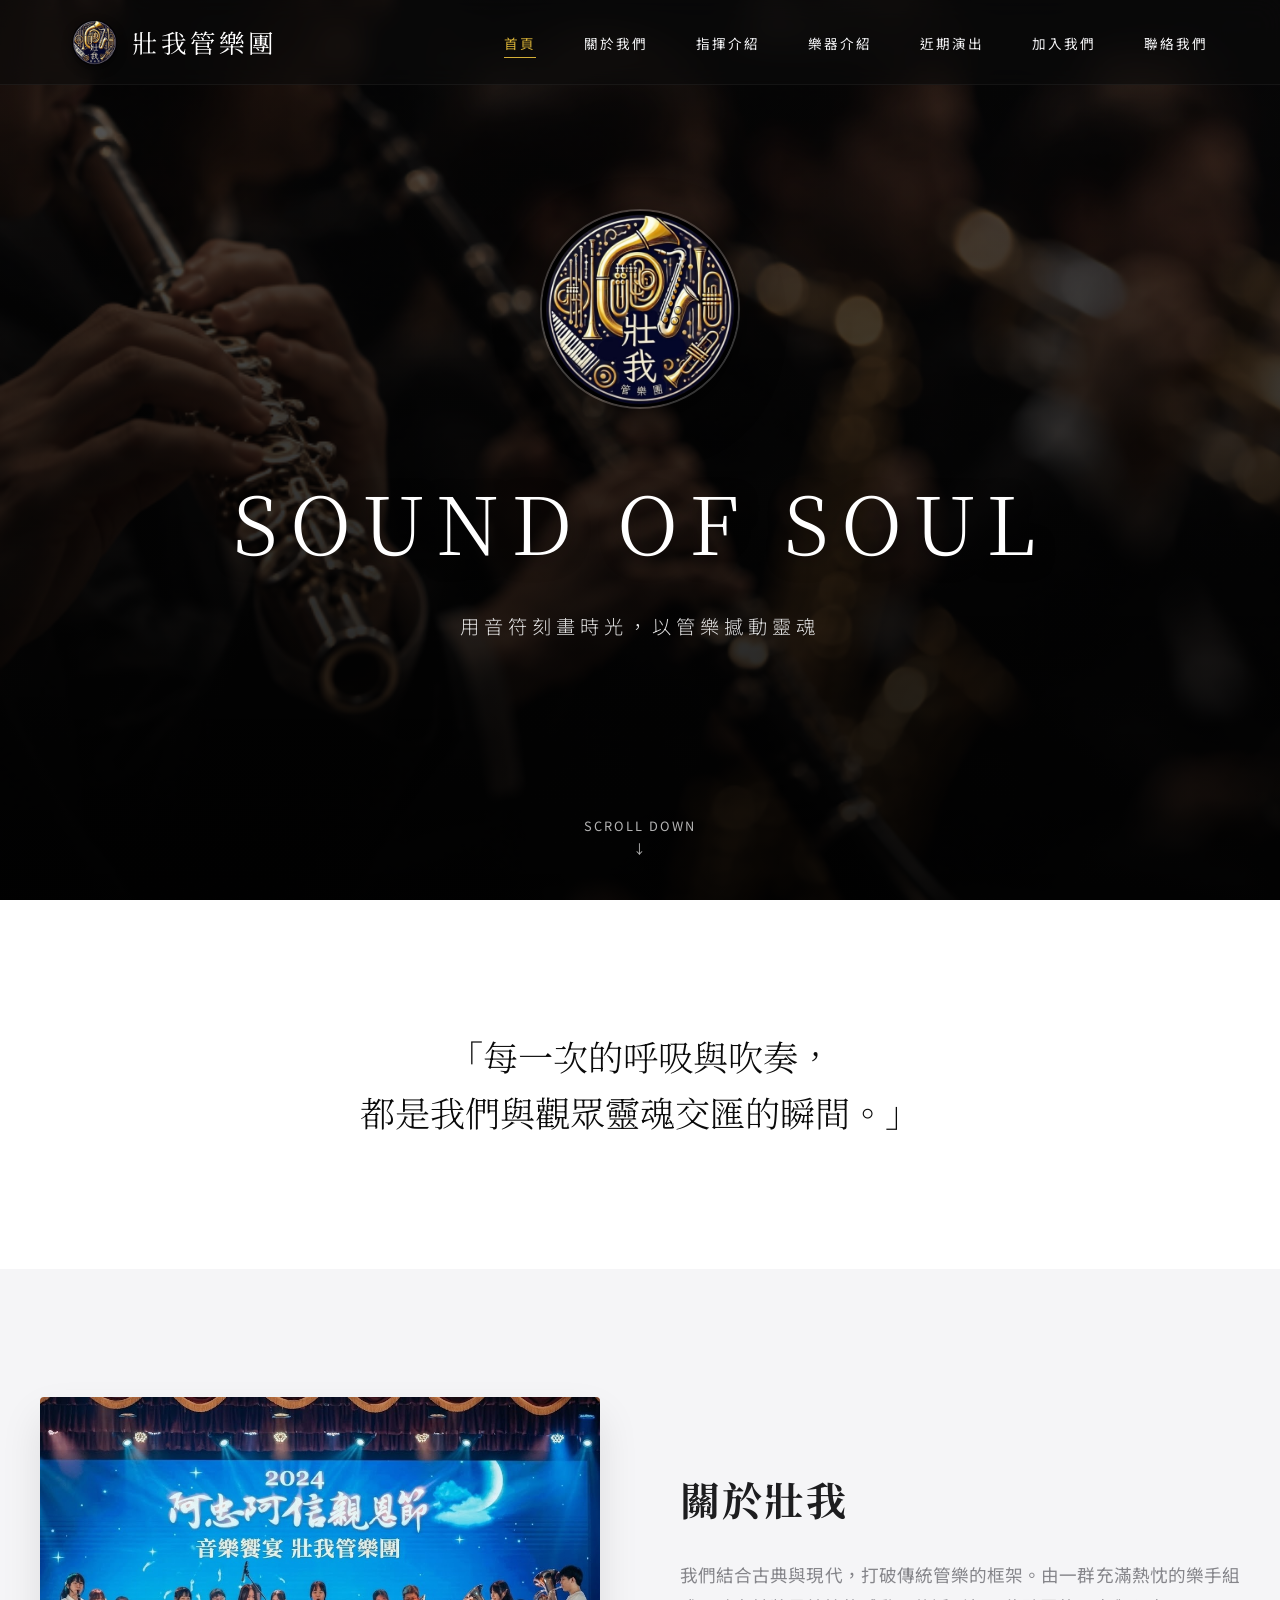
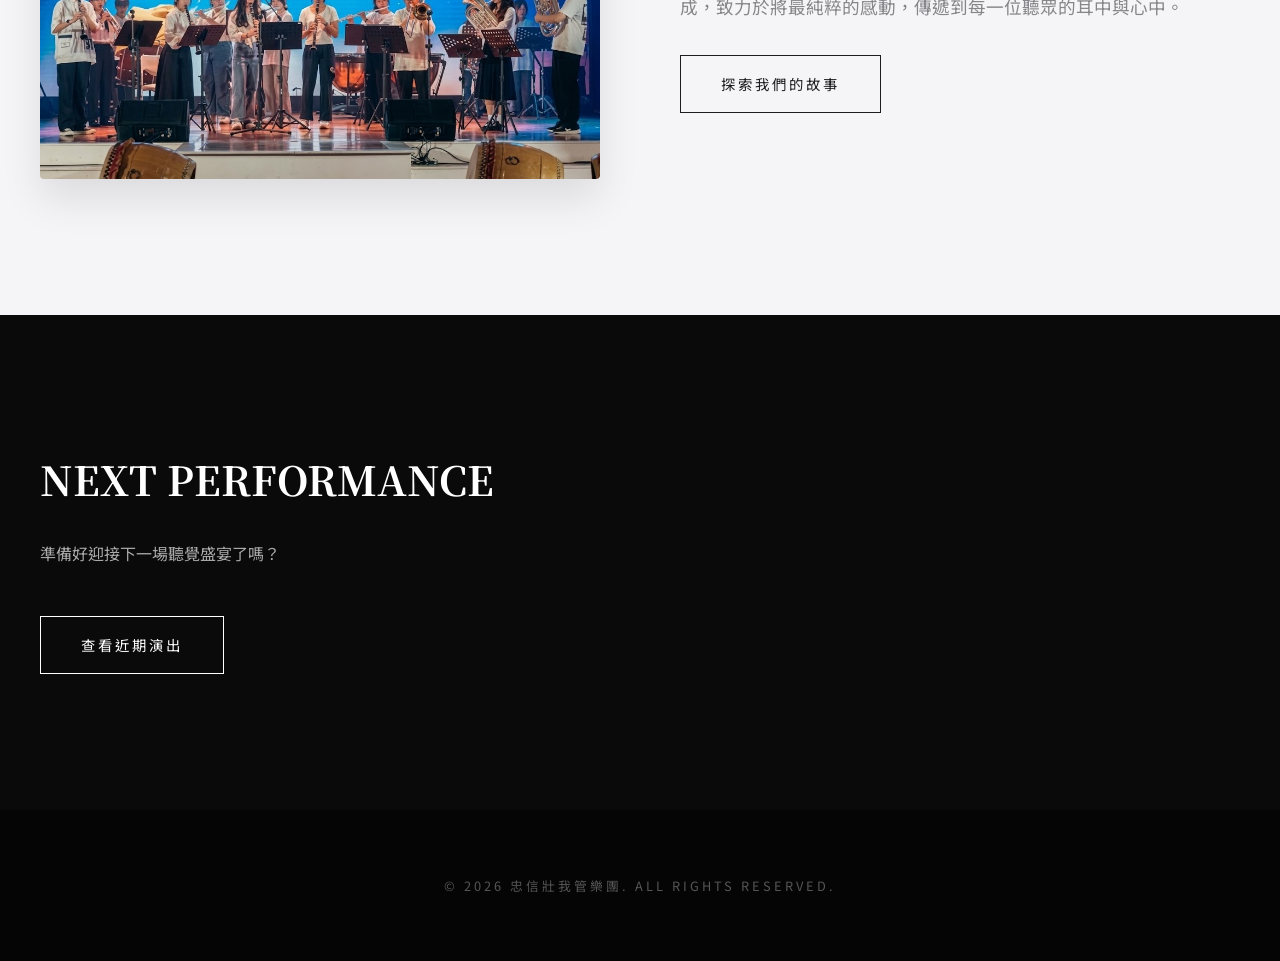
<file: index.html>
<!DOCTYPE html>
<html lang="zh-Hant">
<head>
    <meta charset="UTF-8">
    <meta name="viewport" content="width=device-width, initial-scale=1.0">
    <meta name="description" content="忠信壯我管樂團官方網站。歡迎熱愛音樂的你加入壯我！">
    <meta name="keywords" content="忠信壯我管樂團, 壯我管樂團, 忠信學校, 管樂團, 音樂班, 樂團招生, 新竹管樂">
    <title>壯我管樂團</title>
    <link href="https://unpkg.com/aos@2.3.1/dist/aos.css" rel="stylesheet">
    <link rel="stylesheet" href="style.css">
    <link rel="icon" href="assets/favicon.png" type="image/png">
</head>
<body>
    <nav class="navbar">
        <div class="nav-container">
            <a href="index.html" class="logo" style="display: flex; align-items: center; gap: 15px;">
                <img src="assets/main_logo.jpg" alt="Logo" style="height: 45px; width: 45px; border-radius: 50%; box-shadow: 0 4px 10px rgba(0,0,0,0.5);"> 壯我管樂團
            </a>
            <div class="menu-toggle">☰</div>
            <ul class="nav-links">
                <li><a href="index.html" class="active">首頁</a></li>
                <li><a href="about.html">關於我們</a></li>
                <li><a href="conductor.html">指揮介紹</a></li>
                <li><a href="instruments.html">樂器介紹</a></li>
                <li><a href="events.html">近期演出</a></li>
                <li><a href="join.html">加入我們</a></li>
                <li><a href="contact.html">聯絡我們</a></li>
            </ul>
        </div>
    </nav>
    <header class="hero" style="background-image: linear-gradient(rgba(10,10,10,0.5), rgba(10,10,10,0.5)), url('assets/hero_bg.png');">
        <div class="hero-content" data-aos="fade-up" data-aos-duration="1500">
            <img src="assets/main_logo.jpg" alt="壯我管樂團 Logo" style="width: 200px; height: 200px; border-radius: 50%; margin-bottom: 2rem; box-shadow: 0 15px 40px rgba(0,0,0,0.5); border: 2px solid rgba(255,255,255,0.2);">
            <h1>SOUND OF SOUL</h1>
            <p>用音符刻畫時光，以管樂撼動靈魂</p>
        </div>
        <div class="scroll-indicator">SCROLL DOWN<br>↓</div>
    </header>
    <section class="section bg-white">
        <div class="container-sm" data-aos="fade-up">
            <h2 class="serif quote-text">「每一次的呼吸與吹奏，<br>都是我們與觀眾靈魂交匯的瞬間。」</h2>
        </div>
    </section>
    <section class="section">
        <div class="container split-layout">
            <div class="split-img" data-aos="fade-right">
                <img src="assets/performance.jpg" alt="樂團演出">
            </div>
            <div class="split-text" data-aos="fade-left" data-aos-delay="200">
                <h2 class="serif">關於壯我</h2>
                <p>我們結合古典與現代，打破傳統管樂的框架。由一群充滿熱忱的樂手組成，致力於將最純粹的感動，傳遞到每一位聽眾的耳中與心中。</p>
                <a href="about.html" class="btn">探索我們的故事</a>
            </div>
        </div>
    </section>
    <section class="section bg-dark">
        <div class="container text-center" data-aos="fade-up">
            <h2 class="serif" style="font-size: 2.5rem; margin-bottom: 1.5rem;">NEXT PERFORMANCE</h2>
            <p style="color: #AAA; margin-bottom: 3rem;">準備好迎接下一場聽覺盛宴了嗎？</p>
            <a href="events.html" class="btn btn-light">查看近期演出</a>
        </div>
    </section>
    <footer class="footer">
        <p>&copy; 2026 忠信壯我管樂團. ALL RIGHTS RESERVED.</p>
    </footer>
    <script src="https://unpkg.com/aos@2.3.1/dist/aos.js"></script>
    <script src="script.js"></script>
</body>
</html>
</file>
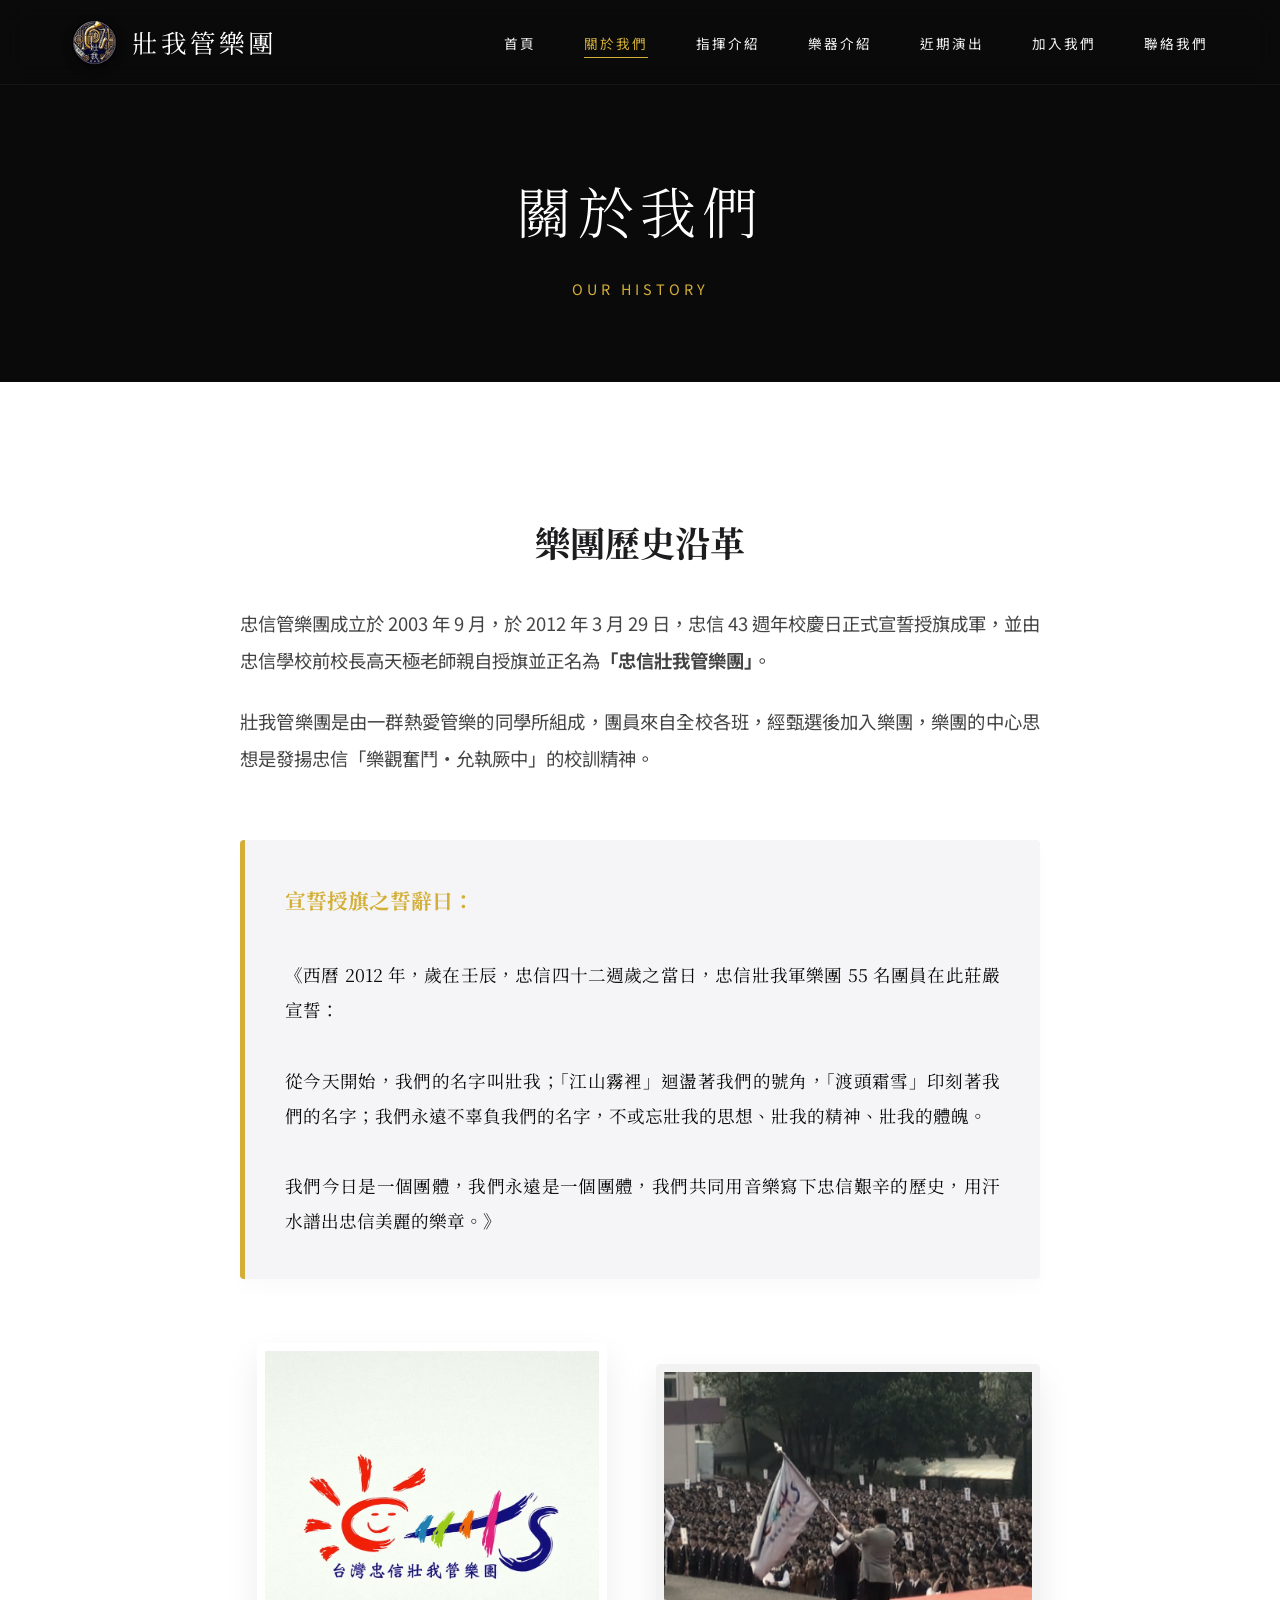
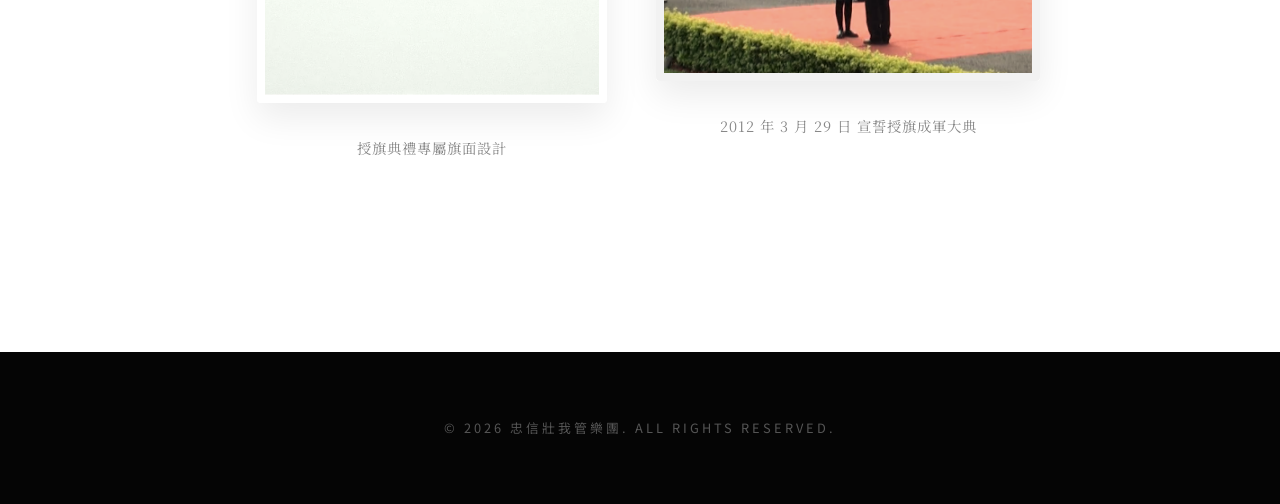
<file: about.html>
<!DOCTYPE html>
<html lang="zh-Hant">
<head>
    <meta charset="UTF-8">
    <meta name="viewport" content="width=device-width, initial-scale=1.0">
    <meta name="description" content="忠信壯我管樂團官方網站。歡迎熱愛音樂的你加入壯我！">
    <meta name="keywords" content="忠信壯我管樂團, 壯我管樂團, 忠信學校, 管樂團, 音樂班, 樂團招生, 新竹管樂">
    <title>關於我們 | 忠信壯我管樂團</title>
    <link href="https://unpkg.com/aos@2.3.1/dist/aos.css" rel="stylesheet">
    <link rel="stylesheet" href="style.css">
    <style>
        .history-gallery { display: flex; gap: 2rem; margin: 4rem 0; flex-wrap: wrap; justify-content: center; align-items: center; }
        .history-img-wrapper { flex: 1; min-width: 300px; max-width: 500px; text-align: center; }
        .history-img-wrapper img { width: 100%; border-radius: 4px; box-shadow: 0 15px 35px rgba(0,0,0,0.08); border: 8px solid var(--white); transition: transform 0.5s ease; }
        .vintage-filter { filter: sepia(0.3) contrast(1.1) brightness(0.95); }
        .history-img-wrapper img:hover { transform: translateY(-5px); filter: none; }
        .img-caption { color: #888; font-size: 0.9rem; margin-top: 1.5rem; letter-spacing: 1px; font-family: 'Noto Serif TC', serif; }
    </style>
    <link rel="icon" href="assets/favicon.png" type="image/png">
</head>
<body>
    <nav class="navbar">
        <div class="nav-container">
            <a href="index.html" class="logo" style="display: flex; align-items: center; gap: 15px;">
                <img src="assets/main_logo.jpg" alt="Logo" style="height: 45px; width: 45px; border-radius: 50%; box-shadow: 0 4px 10px rgba(0,0,0,0.5);"> 壯我管樂團
            </a>
            <div class="menu-toggle">☰</div>
            <ul class="nav-links">
                <li><a href="index.html">首頁</a></li>
                <li><a href="about.html" class="active">關於我們</a></li>
                <li><a href="conductor.html">指揮介紹</a></li>
                <li><a href="instruments.html">樂器介紹</a></li>
                <li><a href="events.html">近期演出</a></li>
                <li><a href="join.html">加入我們</a></li>
                <li><a href="contact.html">聯絡我們</a></li>
            </ul>
        </div>
    </nav>
    <header class="page-header" data-aos="fade-in" data-aos-duration="1500">
        <h1>關於我們</h1>
        <p>Our History</p>
    </header>
    <section class="section bg-white">
        <div class="container-sm">
            <div data-aos="fade-up">
                <h2 class="serif" style="font-size: 2.2rem; text-align: center; margin-bottom: 2rem;">樂團歷史沿革</h2>
                <p style="color: #444; font-size: 1.15rem; margin-bottom: 1.5rem; text-align: justify; line-height: 2;">忠信管樂團成立於 2003 年 9 月，於 2012 年 3 月 29 日，忠信 43 週年校慶日正式宣誓授旗成軍，並由忠信學校前校長高天極老師親自授旗並正名為<strong>「忠信壯我管樂團」</strong>。</p>
                <p style="color: #444; font-size: 1.15rem; margin-bottom: 2rem; text-align: justify; line-height: 2;">壯我管樂團是由一群熱愛管樂的同學所組成，團員來自全校各班，經甄選後加入樂團，樂團的中心思想是發揚忠信「樂觀奮鬥‧允執厥中」的校訓精神。</p>
                <blockquote style="background: var(--light-bg); border-left: 5px solid var(--accent-gold); padding: 2.5rem; margin: 4rem 0; font-family: 'Noto Serif TC', serif; font-size: 1.1rem; color: var(--dark-bg); line-height: 2; text-align: justify; border-radius: 4px; box-shadow: 0 10px 20px rgba(0,0,0,0.02);" data-aos="fade-left">
                    <strong style="font-size: 1.3rem; color: var(--accent-gold);">宣誓授旗之誓辭曰：</strong><br><br>
                    《西曆 2012 年，歲在壬辰，忠信四十二週歲之當日，忠信壯我軍樂團 55 名團員在此莊嚴宣誓：<br><br>
                    從今天開始，我們的名字叫壯我；「江山霧裡」迴盪著我們的號角，「渡頭霜雪」印刻著我們的名字；我們永遠不辜負我們的名字，不或忘壯我的思想、壯我的精神、壯我的體魄。<br><br>
                    我們今日是一個團體，我們永遠是一個團體，我們共同用音樂寫下忠信艱辛的歷史，用汗水譜出忠信美麗的樂章。》
                </blockquote>
            </div>
            <div class="history-gallery">
                <div class="history-img-wrapper" data-aos="fade-up" data-aos-delay="100">
                    <img src="assets/logo.png" alt="授旗典禮旗面設計" style="max-width: 350px;">
                    <p class="img-caption">授旗典禮專屬旗面設計</p>
                </div>
                <div class="history-img-wrapper" data-aos="fade-up" data-aos-delay="300">
                    <img src="assets/history.png" alt="授旗典禮" class="vintage-filter">
                    <p class="img-caption">2012 年 3 月 29 日 宣誓授旗成軍大典</p>
                </div>
            </div>
        </div>
    </section>
    <footer class="footer">
        <p>&copy; 2026 忠信壯我管樂團. ALL RIGHTS RESERVED.</p>
    </footer>
    <script src="https://unpkg.com/aos@2.3.1/dist/aos.js"></script>
    <script src="script.js"></script>
</body>
</html>
</file>
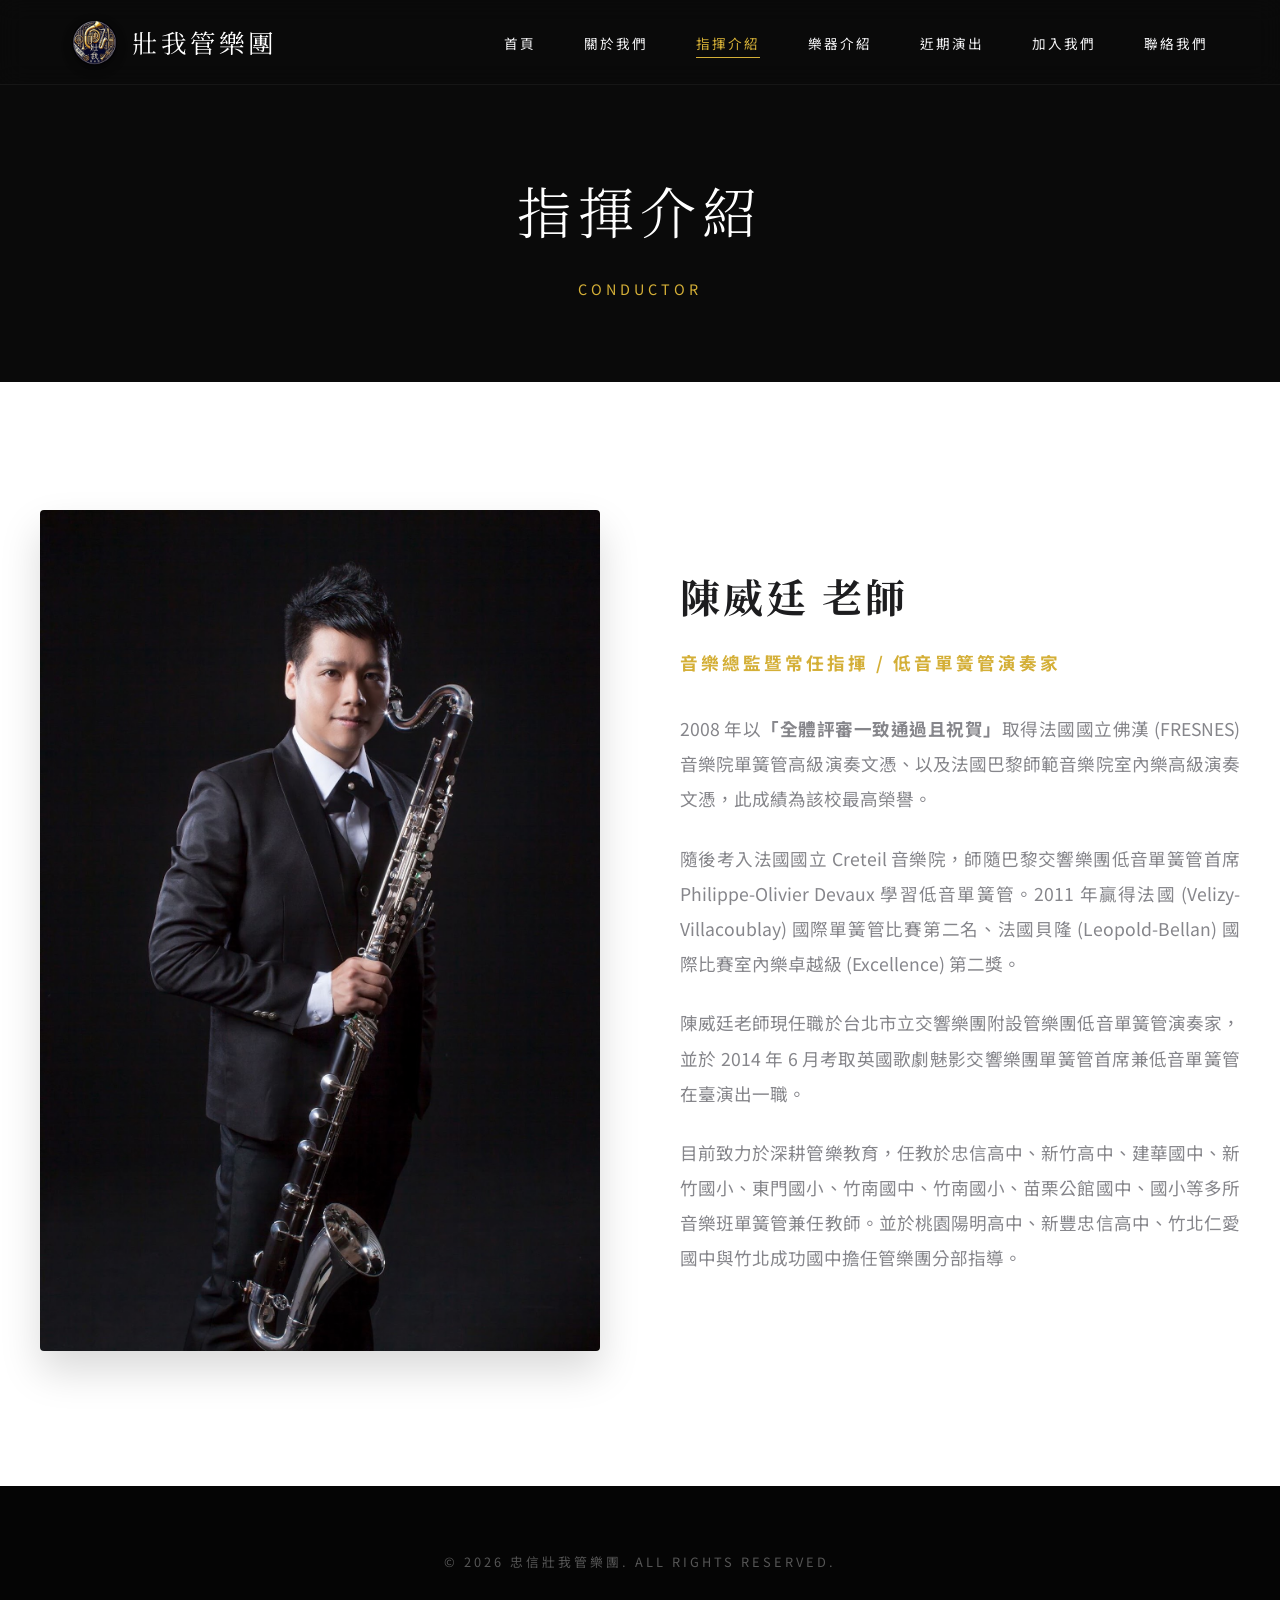
<file: conductor.html>
<!DOCTYPE html>
<html lang="zh-Hant">
<head>
    <meta charset="UTF-8">
    <meta name="viewport" content="width=device-width, initial-scale=1.0">
    <meta name="description" content="忠信壯我管樂團官方網站。歡迎熱愛音樂的你加入壯我！">
    <meta name="keywords" content="忠信壯我管樂團, 壯我管樂團, 忠信學校, 管樂團, 音樂班, 樂團招生, 新竹管樂">
    <title>指揮介紹 | 忠信壯我管樂團</title>
    <link href="https://unpkg.com/aos@2.3.1/dist/aos.css" rel="stylesheet">
    <link rel="stylesheet" href="style.css">
    <link rel="icon" href="assets/favicon.png" type="image/png">
</head>
<body>
    <nav class="navbar">
        <div class="nav-container">
            <a href="index.html" class="logo" style="display: flex; align-items: center; gap: 15px;">
                <img src="assets/main_logo.jpg" alt="Logo" style="height: 45px; width: 45px; border-radius: 50%; box-shadow: 0 4px 10px rgba(0,0,0,0.5);"> 壯我管樂團
            </a>
            <div class="menu-toggle">☰</div>
            <ul class="nav-links">
                <li><a href="index.html">首頁</a></li>
                <li><a href="about.html">關於我們</a></li>
                <li><a href="conductor.html" class="active">指揮介紹</a></li>
                <li><a href="instruments.html">樂器介紹</a></li>
                <li><a href="events.html">近期演出</a></li>
                <li><a href="join.html">加入我們</a></li>
                <li><a href="contact.html">聯絡我們</a></li>
            </ul>
        </div>
    </nav>
    <header class="page-header" data-aos="fade-in">
        <h1>指揮介紹</h1>
        <p>Conductor</p>
    </header>
    <section class="section bg-white">
        <div class="container split-layout">
            <div class="split-img" data-aos="fade-right">
                <img src="assets/conductor.png" alt="陳威廷 老師" style="border-radius: 4px; box-shadow: 0 20px 40px rgba(0,0,0,0.15);">
            </div>
            <div class="split-text" data-aos="fade-left" data-aos-delay="200">
                <h2 class="serif" style="font-size: 2.5rem; letter-spacing: 3px;">陳威廷 老師 <br><span style="font-size:1.1rem; color:var(--accent-gold); display: block; margin-top: 15px; font-family: 'Noto Sans TC', sans-serif;">音樂總監暨常任指揮 / 低音單簧管演奏家</span></h2>
                <div style="margin-top: 2rem; font-size: 1.05rem; color: #444; line-height: 2; text-align: justify;">
                    <p style="margin-bottom: 1.5rem;">2008 年以<strong>「全體評審一致通過且祝賀」</strong>取得法國國立佛漢 (FRESNES) 音樂院單簧管高級演奏文憑、以及法國巴黎師範音樂院室內樂高級演奏文憑，此成績為該校最高榮譽。</p>
                    <p style="margin-bottom: 1.5rem;">隨後考入法國國立 Creteil 音樂院，師隨巴黎交響樂團低音單簧管首席 Philippe-Olivier Devaux 學習低音單簧管。2011 年贏得法國 (Velizy-Villacoublay) 國際單簧管比賽第二名、法國貝隆 (Leopold-Bellan) 國際比賽室內樂卓越級 (Excellence) 第二獎。</p>
                    <p style="margin-bottom: 1.5rem;">陳威廷老師現任職於台北市立交響樂團附設管樂團低音單簧管演奏家，並於 2014 年 6 月考取英國歌劇魅影交響樂團單簧管首席兼低音單簧管在臺演出一職。</p>
                    <p>目前致力於深耕管樂教育，任教於忠信高中、新竹高中、建華國中、新竹國小、東門國小、竹南國中、竹南國小、苗栗公館國中、國小等多所音樂班單簧管兼任教師。並於桃園陽明高中、新豐忠信高中、竹北仁愛國中與竹北成功國中擔任管樂團分部指導。</p>
                </div>
            </div>
        </div>
    </section>
    <footer class="footer">
        <p>&copy; 2026 忠信壯我管樂團. ALL RIGHTS RESERVED.</p>
    </footer>
    <script src="https://unpkg.com/aos@2.3.1/dist/aos.js"></script>
    <script src="script.js"></script>
</body>
</html>
</file>
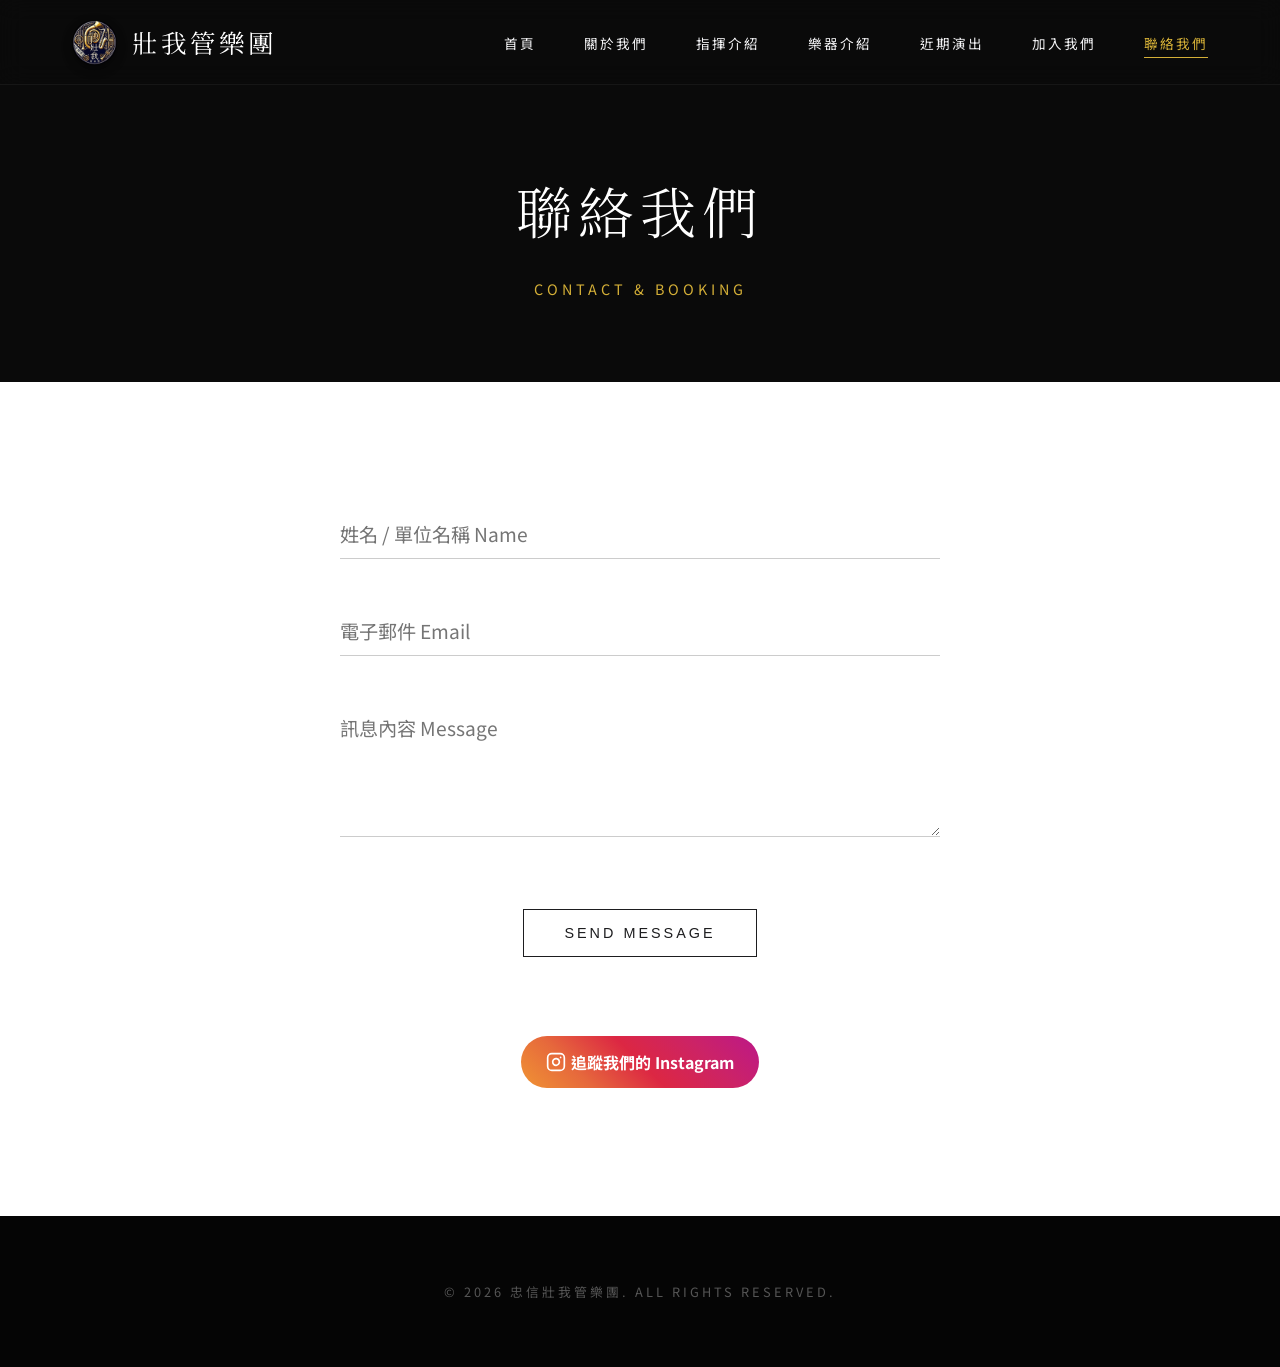
<file: contact.html>
<!DOCTYPE html>
<html lang="zh-Hant">
<head>
    <meta charset="UTF-8">
    <meta name="viewport" content="width=device-width, initial-scale=1.0">
    <meta name="description" content="忠信壯我管樂團官方網站。歡迎熱愛音樂的你加入壯我！">
    <meta name="keywords" content="忠信壯我管樂團, 壯我管樂團, 忠信學校, 管樂團, 音樂班, 樂團招生, 新竹管樂">
    <title>聯絡我們 | 忠信壯我管樂團</title>
    <link href="https://unpkg.com/aos@2.3.1/dist/aos.css" rel="stylesheet">
    <link rel="stylesheet" href="style.css">
    <link rel="icon" href="assets/favicon.png" type="image/png">
</head>
<body>
    <nav class="navbar">
        <div class="nav-container">
            <a href="index.html" class="logo" style="display: flex; align-items: center; gap: 15px;">
                <img src="assets/main_logo.jpg" alt="Logo" style="height: 45px; width: 45px; border-radius: 50%; box-shadow: 0 4px 10px rgba(0,0,0,0.5);"> 壯我管樂團
            </a>
            <div class="menu-toggle">☰</div>
            <ul class="nav-links">
                <li><a href="index.html">首頁</a></li>
                <li><a href="about.html">關於我們</a></li>
                <li><a href="conductor.html">指揮介紹</a></li>
                <li><a href="instruments.html">樂器介紹</a></li>
                <li><a href="events.html">近期演出</a></li>
                <li><a href="join.html">加入我們</a></li>
                <li><a href="contact.html" class="active">聯絡我們</a></li>
            </ul>
        </div>
    </nav>
    <header class="page-header" data-aos="fade-in">
        <h1>聯絡我們</h1>
        <p>Contact & Booking</p>
    </header>
    <section class="section bg-white">
        <div class="container-sm" data-aos="fade-up" data-aos-delay="200">
            <form id="contact-form" class="minimal-form">
                <div class="form-group">
                    <input type="text" id="name" name="name" class="form-control" required placeholder="姓名 / 單位名稱 Name">
                </div>
                <div class="form-group">
                    <input type="email" id="email" name="email" class="form-control" required placeholder="電子郵件 Email">
                </div>
                <div class="form-group">
                    <textarea id="message" name="message" rows="4" class="form-control" required placeholder="訊息內容 Message"></textarea>
                </div>
                <div class="submit-wrap">
                    <button type="submit" class="btn" id="submit-btn">SEND MESSAGE</button>
                    <div id="form-status" class="form-status"></div>
                </div>
            </form>
            <div style="margin-top: 4rem; text-align: center;" data-aos="fade-up">
                <a href="https://www.instagram.com/orchestra.chhs?stkn=bGhvOHlvYzMxaHdk" target="_blank" class="ig-btn">
                    <svg width="20" height="20" viewBox="0 0 24 24" fill="none" stroke="currentColor" stroke-width="2" stroke-linecap="round" stroke-linejoin="round" style="margin-right: 5px;"><rect x="2" y="2" width="20" height="20" rx="5" ry="5"></rect><path d="M16 11.37A4 4 0 1 1 12.63 8 4 4 0 0 1 16 11.37z"></path><line x1="17.5" y1="6.5" x2="17.51" y2="6.5"></line></svg>
                    追蹤我們的 Instagram
                </a>
            </div>
        </div>
    </section>
    <footer class="footer">
        <p>&copy; 2026 忠信壯我管樂團. ALL RIGHTS RESERVED.</p>
    </footer>
    <script src="https://unpkg.com/aos@2.3.1/dist/aos.js"></script>
    <script src="script.js"></script>
</body>
</html>
</file>
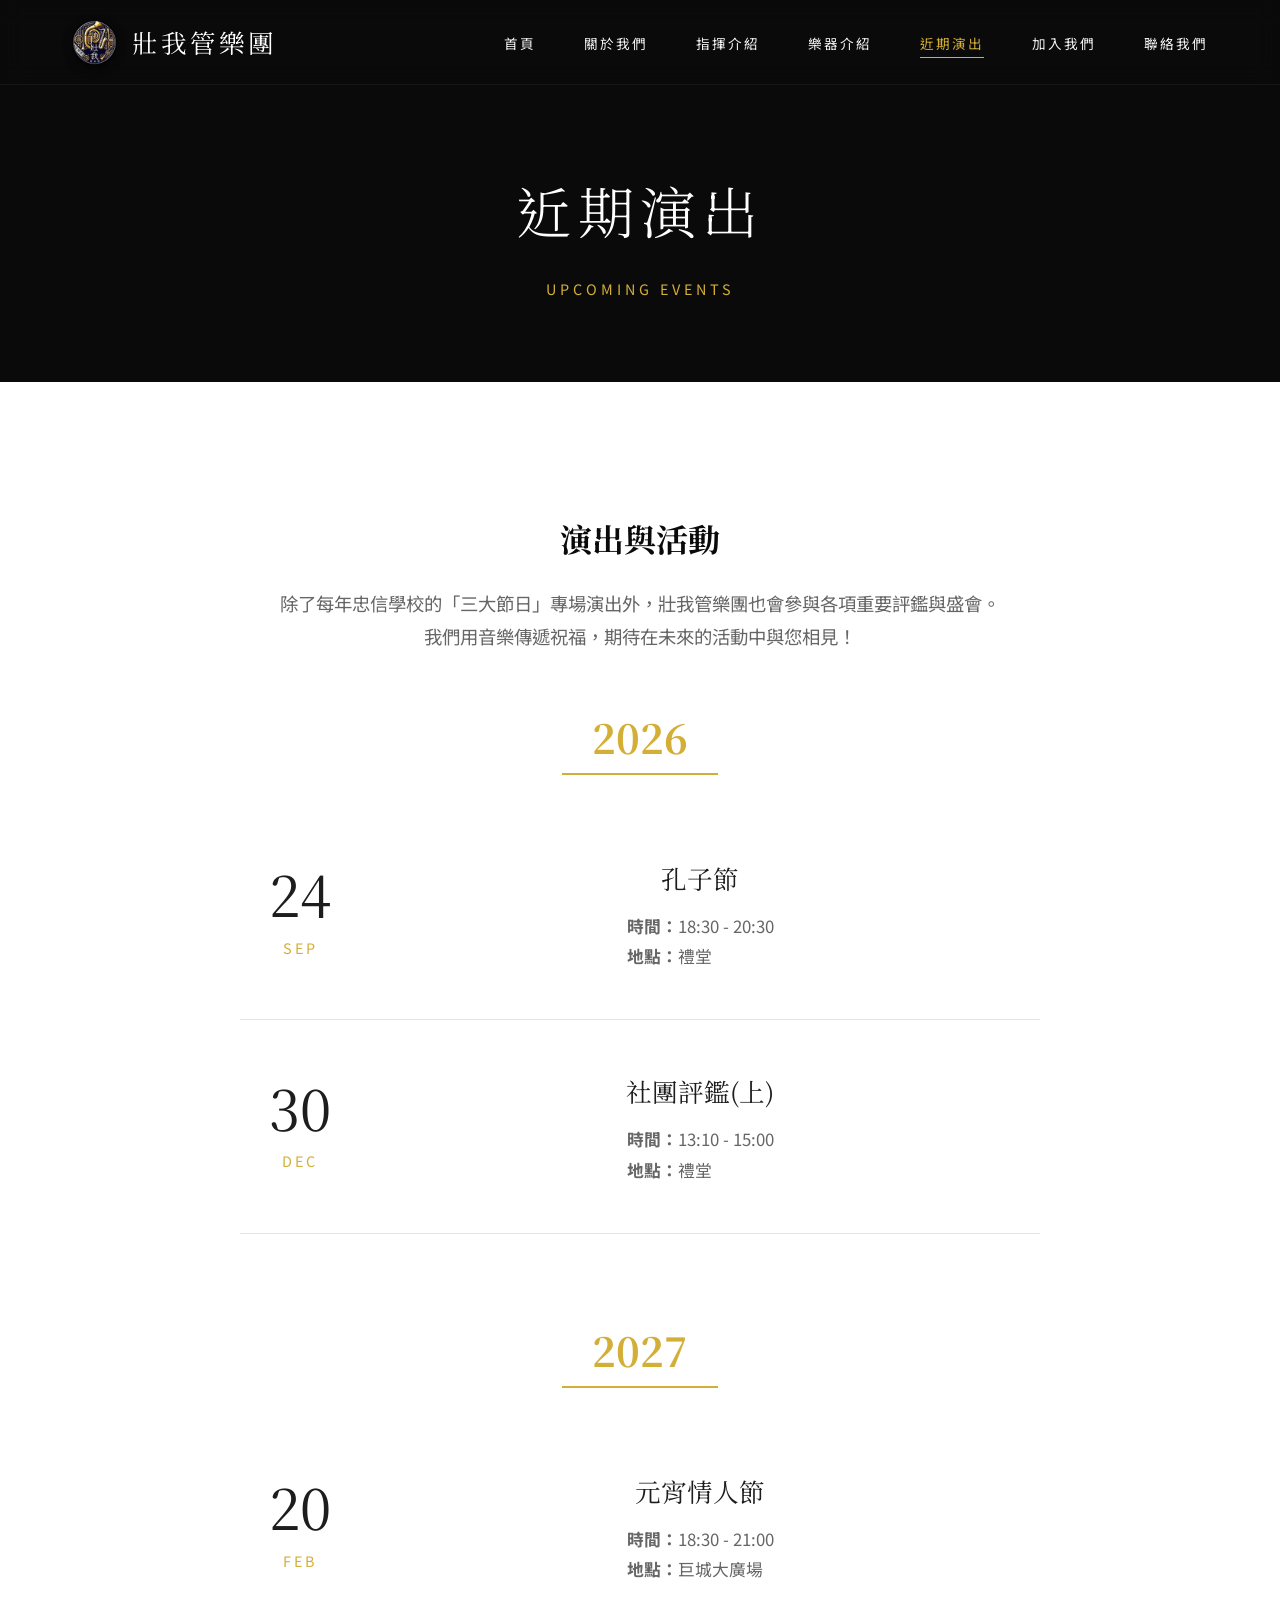
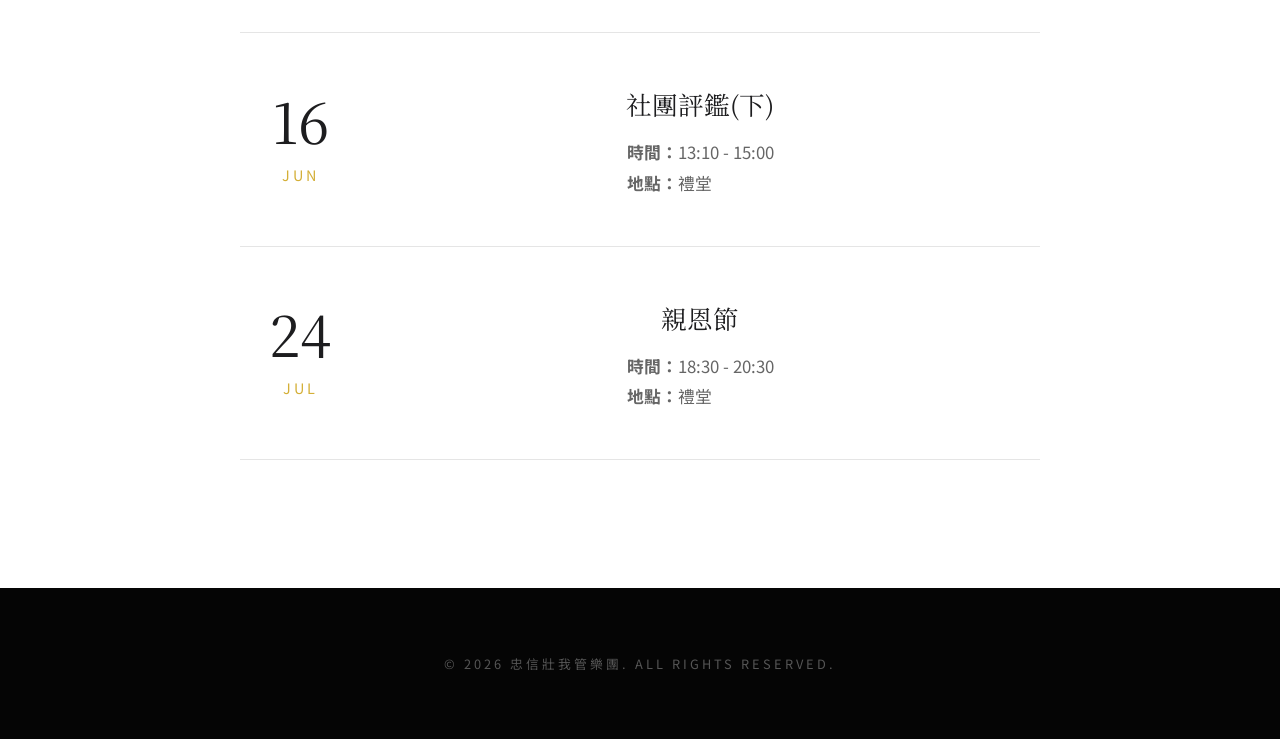
<file: events.html>
<!DOCTYPE html>
<html lang="zh-Hant">
<head>
    <meta charset="UTF-8">
    <meta name="viewport" content="width=device-width, initial-scale=1.0">
    <meta name="description" content="忠信壯我管樂團官方網站。歡迎熱愛音樂的你加入壯我！">
    <meta name="keywords" content="忠信壯我管樂團, 壯我管樂團, 忠信學校, 管樂團, 音樂班, 樂團招生, 新竹管樂">
    <title>近期演出 | 忠信壯我管樂團</title>
    <link href="https://unpkg.com/aos@2.3.1/dist/aos.css" rel="stylesheet">
    <link rel="stylesheet" href="style.css">
    <link rel="icon" href="assets/favicon.png" type="image/png">
</head>
<body>
    <nav class="navbar">
        <div class="nav-container">
            <a href="index.html" class="logo" style="display: flex; align-items: center; gap: 15px;">
                <img src="assets/main_logo.jpg" alt="Logo" style="height: 45px; width: 45px; border-radius: 50%; box-shadow: 0 4px 10px rgba(0,0,0,0.5);"> 壯我管樂團
            </a>
            <div class="menu-toggle">☰</div>
            <ul class="nav-links">
                <li><a href="index.html">首頁</a></li>
                <li><a href="about.html">關於我們</a></li>
                <li><a href="conductor.html">指揮介紹</a></li>
                <li><a href="instruments.html">樂器介紹</a></li>
                <li><a href="events.html" class="active">近期演出</a></li>
                <li><a href="join.html">加入我們</a></li>
                <li><a href="contact.html">聯絡我們</a></li>
            </ul>
        </div>
    </nav>

    <header class="page-header" data-aos="fade-in">
        <h1>近期演出</h1>
        <p>Upcoming Events</p>
    </header>

    <section class="section bg-white">
        <div class="container-sm">
            
            <div data-aos="fade-up" style="text-align: center; margin-bottom: 2rem;">
                <h2 class="serif" style="color: var(--dark-bg); margin-bottom: 1.2rem; font-size: 2rem;">演出與活動</h2>
                <p style="color: #666; font-size: 1.15rem; line-height: 1.8;">
                    除了每年忠信學校的「三大節日」專場演出外，壯我管樂團也會參與各項重要評鑑與盛會。<br>我們用音樂傳遞祝福，期待在未來的活動中與您相見！
                </p>
            </div>

            <div class="event-list">
                
                <!-- 2026 Year Header -->
                <div data-aos="fade-up" style="text-align: center; margin: 3rem 0 2rem 0;">
                    <h2 class="serif" style="color: var(--accent-gold); font-size: 2.5rem; display: inline-block; padding: 0 30px; border-bottom: 2px solid var(--accent-gold);">2026</h2>
                </div>

                <!-- 1: 孔子節 -->
                <div class="event-item" data-aos="fade-up">
                    <div class="event-date">
                        <span class="day">24</span>
                        <span class="month">Sep</span>
                    </div>
                    <div class="event-details">
                        <h3 class="serif" style="margin-bottom: 10px;">孔子節</h3>
                        <div style="display: inline-block; text-align: left; color:#666; font-size: 1.05rem; line-height: 1.8;">
                            <strong>時間：</strong>18:30 - 20:30<br>
                            <strong>地點：</strong>禮堂
                        </div>
                    </div>
                </div>
                
                <!-- 2: 社團評鑑(上) -->
                <div class="event-item" data-aos="fade-up">
                    <div class="event-date">
                        <span class="day">30</span>
                        <span class="month">Dec</span>
                    </div>
                    <div class="event-details">
                        <h3 class="serif" style="margin-bottom: 10px;">社團評鑑(上)</h3>
                        <div style="display: inline-block; text-align: left; color:#666; font-size: 1.05rem; line-height: 1.8;">
                            <strong>時間：</strong>13:10 - 15:00<br>
                            <strong>地點：</strong>禮堂
                        </div>
                    </div>
                </div>

                <!-- 2027 Year Header -->
                <div data-aos="fade-up" style="text-align: center; margin: 5rem 0 2rem 0;">
                    <h2 class="serif" style="color: var(--accent-gold); font-size: 2.5rem; display: inline-block; padding: 0 30px; border-bottom: 2px solid var(--accent-gold);">2027</h2>
                </div>

                <!-- 3: 元宵情人節 -->
                <div class="event-item" data-aos="fade-up">
                    <div class="event-date">
                        <span class="day">20</span>
                        <span class="month">Feb</span>
                    </div>
                    <div class="event-details">
                        <h3 class="serif" style="margin-bottom: 10px;">元宵情人節</h3>
                        <div style="display: inline-block; text-align: left; color:#666; font-size: 1.05rem; line-height: 1.8;">
                            <strong>時間：</strong>18:30 - 21:00<br>
                            <strong>地點：</strong>巨城大廣場
                        </div>
                    </div>
                </div>

                <!-- 4: 社團評鑑(下) -->
                <div class="event-item" data-aos="fade-up">
                    <div class="event-date">
                        <span class="day">16</span>
                        <span class="month">Jun</span>
                    </div>
                    <div class="event-details">
                        <h3 class="serif" style="margin-bottom: 10px;">社團評鑑(下)</h3>
                        <div style="display: inline-block; text-align: left; color:#666; font-size: 1.05rem; line-height: 1.8;">
                            <strong>時間：</strong>13:10 - 15:00<br>
                            <strong>地點：</strong>禮堂
                        </div>
                    </div>
                </div>

                <!-- 5: 親恩節 -->
                <div class="event-item" data-aos="fade-up">
                    <div class="event-date">
                        <span class="day">24</span>
                        <span class="month">Jul</span>
                    </div>
                    <div class="event-details">
                        <h3 class="serif" style="margin-bottom: 10px;">親恩節</h3>
                        <div style="display: inline-block; text-align: left; color:#666; font-size: 1.05rem; line-height: 1.8;">
                            <strong>時間：</strong>18:30 - 20:30<br>
                            <strong>地點：</strong>禮堂
                        </div>
                    </div>
                </div>

            </div>
        </div>
    </section>

    <footer class="footer">
        <p>&copy; 2026 忠信壯我管樂團. ALL RIGHTS RESERVED.</p>
    </footer>

    <script src="https://unpkg.com/aos@2.3.1/dist/aos.js"></script>
    <script src="script.js"></script>
</body>
</html>
</file>
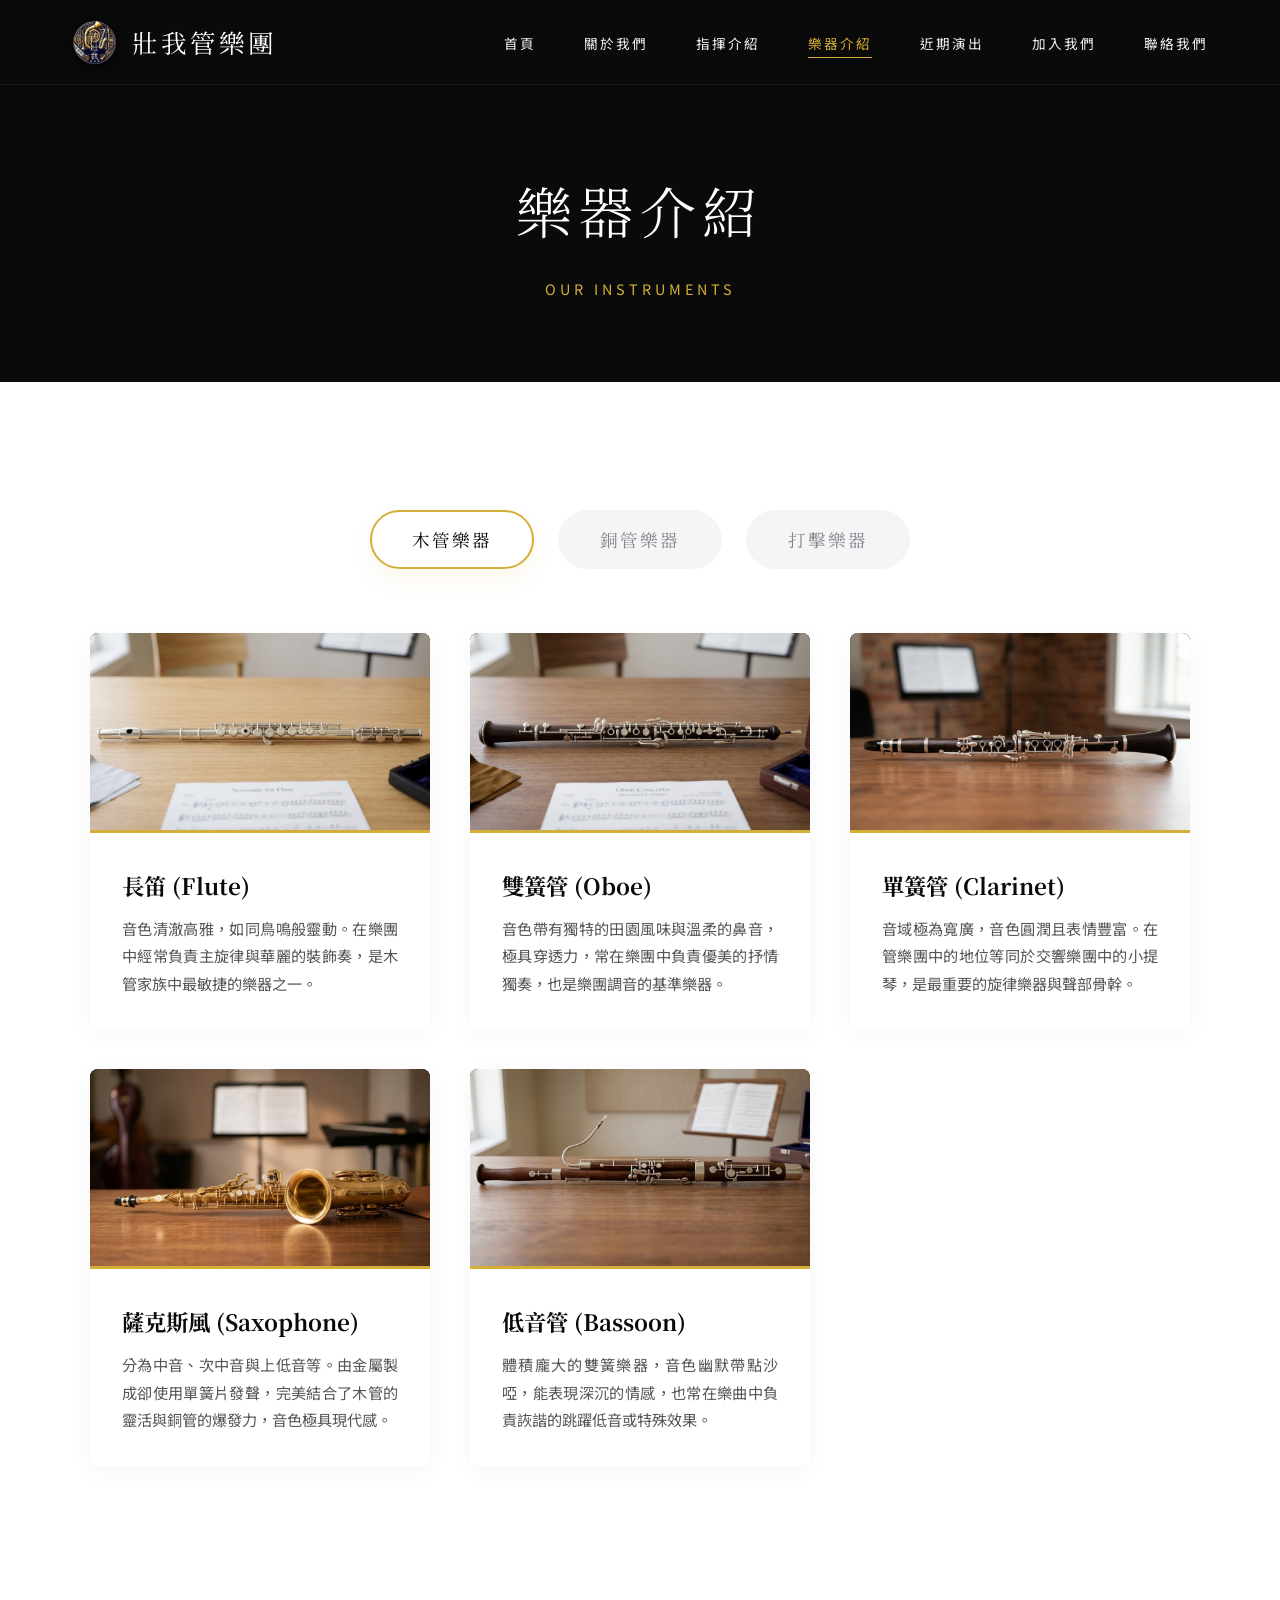
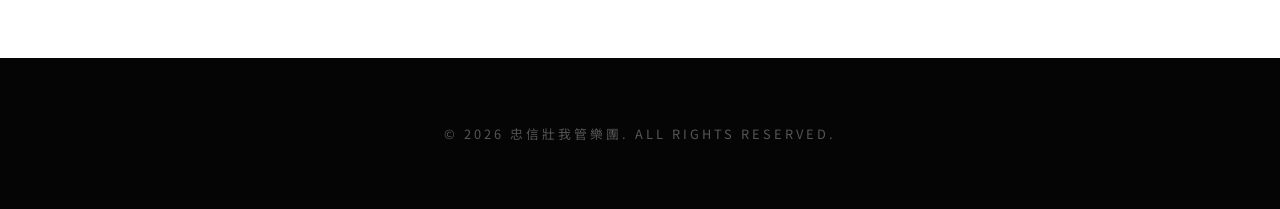
<file: instruments.html>
<!DOCTYPE html>
<html lang="zh-Hant">
<head>
    <meta charset="UTF-8">
    <meta name="viewport" content="width=device-width, initial-scale=1.0">
    <meta name="description" content="忠信壯我管樂團官方網站。歡迎熱愛音樂的你加入壯我！">
    <meta name="keywords" content="忠信壯我管樂團, 壯我管樂團, 忠信學校, 管樂團, 音樂班, 樂團招生, 新竹管樂">
    <title>樂器介紹 | 忠信壯我管樂團</title>
    <link href="https://unpkg.com/aos@2.3.1/dist/aos.css" rel="stylesheet">
    <link rel="stylesheet" href="style.css">
    <style>
        .tabs-container { max-width: 1100px; margin: 0 auto 4rem auto; }
        .tab-buttons { display: flex; justify-content: center; gap: 1.5rem; flex-wrap: wrap; margin-bottom: 4rem; }
        .tab-btn { padding: 15px 40px; background: var(--light-bg); border: 2px solid transparent; border-radius: 50px; cursor: pointer; font-size: 1.1rem; font-family: 'Noto Serif TC', serif; letter-spacing: 2px; transition: all 0.3s ease; color: var(--text-gray); }
        .tab-btn:hover, .tab-btn.active { border-color: var(--accent-gold); color: var(--dark-bg); background: var(--white); box-shadow: 0 10px 20px rgba(212, 175, 55, 0.1); }
        .tab-content { display: none; animation: fadeIn 0.6s ease; }
        .tab-content.active { display: block; }
        @keyframes fadeIn { from { opacity: 0; transform: translateY(15px); } to { opacity: 1; transform: translateY(0); } }
        
        .inst-grid { display: grid; grid-template-columns: repeat(auto-fill, minmax(300px, 1fr)); gap: 2.5rem; }
        .inst-item { background: var(--white); border-radius: 8px; box-shadow: 0 5px 25px rgba(0,0,0,0.04); overflow: hidden; transition: transform 0.3s ease; }
        .inst-item:hover { transform: translateY(-5px); box-shadow: 0 15px 40px rgba(0,0,0,0.1); }
        
        /* 佔位圖與照片共用樣式 */
        .inst-photo { 
            width: 100%; height: 200px; 
            background-color: #111;
            background-image: linear-gradient(135deg, #111, #222); 
            background-size: cover;
            background-position: center;
            background-repeat: no-repeat;
            border-bottom: 3px solid var(--accent-gold); 
            display: flex; align-items: center; justify-content: center; 
            position: relative; overflow: hidden;
        }
        .inst-photo[data-name]::after {
            content: attr(data-name);
            position: absolute;
            font-size: 4.5rem;
            font-weight: 900;
            color: rgba(255, 255, 255, 0.03);
            transform: rotate(-5deg) scale(1.1);
            white-space: nowrap;
            font-family: 'Times New Roman', serif;
            pointer-events: none;
        }
        .placeholder-text {
            color: var(--accent-gold);
            font-size: 0.85rem;
            letter-spacing: 3px;
            z-index: 1;
            opacity: 0.7;
            border: 1px solid rgba(212, 175, 55, 0.3);
            padding: 8px 15px;
            border-radius: 4px;
        }
        
        .inst-text { padding: 2rem; }
        .inst-text h4 { font-size: 1.4rem; margin-bottom: 10px; color: var(--dark-bg); font-family: 'Noto Serif TC', serif; }
        .inst-text p { font-size: 0.95rem; color: #555; line-height: 1.8; text-align: justify; }
    </style>
    <link rel="icon" href="assets/favicon.png" type="image/png">
</head>
<body>
    <nav class="navbar">
        <div class="nav-container">
            <a href="index.html" class="logo" style="display: flex; align-items: center; gap: 15px;">
                <img src="assets/main_logo.jpg" alt="Logo" style="height: 45px; width: 45px; border-radius: 50%; box-shadow: 0 4px 10px rgba(0,0,0,0.5);"> 壯我管樂團
            </a>
            <div class="menu-toggle">☰</div>
            <ul class="nav-links">
                <li><a href="index.html">首頁</a></li>
                <li><a href="about.html">關於我們</a></li>
                <li><a href="conductor.html">指揮介紹</a></li>
                <li><a href="instruments.html" class="active">樂器介紹</a></li>
                <li><a href="events.html">近期演出</a></li>
                <li><a href="join.html">加入我們</a></li>
                <li><a href="contact.html">聯絡我們</a></li>
            </ul>
        </div>
    </nav>
    <header class="page-header" data-aos="fade-in">
        <h1>樂器介紹</h1>
        <p>Our Instruments</p>
    </header>
    <section class="section bg-white">
        <div class="container tabs-container" data-aos="fade-up">
            <div class="tab-buttons">
                <button class="tab-btn active" onclick="openTab(event, 'woodwinds')">木管樂器</button>
                <button class="tab-btn" onclick="openTab(event, 'brass')">銅管樂器</button>
                <button class="tab-btn" onclick="openTab(event, 'percussion')">打擊樂器</button>
            </div>
            
            <!-- 木管樂器 -->
            <div id="woodwinds" class="tab-content active">
                <div class="inst-grid">
                    <div class="inst-item">
                        <div class="inst-photo" style="background-image: url('assets/flute.png');"></div>
                        <div class="inst-text">
                            <h4>長笛 (Flute)</h4>
                            <p>音色清澈高雅，如同鳥鳴般靈動。在樂團中經常負責主旋律與華麗的裝飾奏，是木管家族中最敏捷的樂器之一。</p>
                        </div>
                    </div>
                    <div class="inst-item">
                        <div class="inst-photo" style="background-image: url('assets/oboe.png');"></div>
                        <div class="inst-text">
                            <h4>雙簧管 (Oboe)</h4>
                            <p>音色帶有獨特的田園風味與溫柔的鼻音，極具穿透力，常在樂團中負責優美的抒情獨奏，也是樂團調音的基準樂器。</p>
                        </div>
                    </div>
                    <div class="inst-item">
                        <div class="inst-photo" style="background-image: url('assets/clarinet.jpg');"></div>
                        <div class="inst-text">
                            <h4>單簧管 (Clarinet)</h4>
                            <p>音域極為寬廣，音色圓潤且表情豐富。在管樂團中的地位等同於交響樂團中的小提琴，是最重要的旋律樂器與聲部骨幹。</p>
                        </div>
                    </div>
                    <div class="inst-item">
                        <div class="inst-photo" style="background-image: url('assets/saxophone.jpg');"></div>
                        <div class="inst-text">
                            <h4>薩克斯風 (Saxophone)</h4>
                            <p>分為中音、次中音與上低音等。由金屬製成卻使用單簧片發聲，完美結合了木管的靈活與銅管的爆發力，音色極具現代感。</p>
                        </div>
                    </div>
                    <div class="inst-item">
                        <div class="inst-photo" style="background-image: url('assets/bassoon.jpg');"></div>
                        <div class="inst-text">
                            <h4>低音管 (Bassoon)</h4>
                            <p>體積龐大的雙簧樂器，音色幽默帶點沙啞，能表現深沉的情感，也常在樂曲中負責詼諧的跳躍低音或特殊效果。</p>
                        </div>
                    </div>
                </div>
            </div>

            <!-- 銅管樂器 -->
            <div id="brass" class="tab-content">
                <div class="inst-grid">
                    <div class="inst-item">
                        <div class="inst-photo" style="background-image: url('assets/trumpet.jpg');"></div>
                        <div class="inst-text">
                            <h4>小號 (Trumpet)</h4>
                            <p>銅管樂器中音域最高的樂器。音色宏亮、銳利且輝煌，常在樂曲高潮處吹奏極具號召力的英雄式旋律。</p>
                        </div>
                    </div>
                    <div class="inst-item">
                        <div class="inst-photo" style="background-image: url('assets/french-horn.jpg');"></div>
                        <div class="inst-text">
                            <h4>法國號 (French Horn)</h4>
                            <p>擁有獨特的圓錐形管身與迷宮般的管線。音色溫潤柔和，能完美融合木管與銅管的聲音，被譽為樂團的「黏著劑」。</p>
                        </div>
                    </div>
                    <div class="inst-item">
                        <div class="inst-photo" style="background-image: url('assets/trombone.jpg');"></div>
                        <div class="inst-text">
                            <h4>長號 (Trombone)</h4>
                            <p>利用滑管來改變音高的樂器。音色莊嚴飽滿，滑音效果極具特色，三把長號的合奏常被形容為「上帝的聲音」。</p>
                        </div>
                    </div>
                    <div class="inst-item">
                        <div class="inst-photo" style="background-image: url('assets/euphonium.jpg');"></div>
                        <div class="inst-text">
                            <h4>上低音號 (Euphonium)</h4>
                            <p>名字源自希臘文「好聽的聲音」。音色柔和寬廣、如同男中音般溫暖，在管樂團中常擔任極為吃重的副旋律或優美獨奏。</p>
                        </div>
                    </div>
                    <div class="inst-item">
                        <div class="inst-photo" style="background-image: url('assets/tuba.jpg');"></div>
                        <div class="inst-text">
                            <h4>低音號 (Tuba)</h4>
                            <p>體積最大、音域最低的銅管樂器。發出深沉如地基般的低音，是支撐整個樂團和聲與節奏的最重要基石。</p>
                        </div>
                    </div>
                </div>
            </div>

            <!-- 打擊樂器 -->
            <div id="percussion" class="tab-content">
                <div class="inst-grid">
                    <div class="inst-item">
                        <div class="inst-photo" style="background-image: url('assets/timpani.jpg');"></div>
                        <div class="inst-text">
                            <h4>定音鼓 (Timpani)</h4>
                            <p>少數能發出明確音高的打擊樂器。外型如巨大的銅鍋，音色渾厚深沉，是掌控樂團戲劇張力與節奏動力的關鍵角色。</p>
                        </div>
                    </div>
                    <div class="inst-item">
                        <div class="inst-photo" style="background-image: url('assets/snare-drum.png');"></div>
                        <div class="inst-text">
                            <h4>小鼓 (Snare Drum)</h4>
                            <p>底部裝有響弦，音色清脆響亮。無論是輕巧的節奏點綴，還是軍樂般密集的輪擊，都能為樂曲帶來極佳的推動力。</p>
                        </div>
                    </div>
                    <div class="inst-item">
                        <div class="inst-photo" style="background-image: url('assets/mallets.jpg');"></div>
                        <div class="inst-text">
                            <h4>鍵盤樂器 (Mallet Percussion)</h4>
                            <p>包含馬林巴木琴、鐵琴、鐘琴等。透過不同材質的琴槌敲擊，能奏出如流水般華麗的旋律，為樂團增添豐富的色彩。</p>
                        </div>
                    </div>
                    <div class="inst-item">
                        <div class="inst-photo" style="background-image: url('assets/bass-drum-cymbals.jpg');"></div>
                        <div class="inst-text">
                            <h4>大鼓與鈸 (Bass Drum & Cymbals)</h4>
                            <p>大鼓提供震撼心魄的低頻重音，鈸則在樂曲最高潮時發出耀眼的光芒與聲響，兩者搭配是營造磅礴氣勢的絕佳組合。</p>
                        </div>
                    </div>
                </div>
            </div>
        </div>
    </section>
    <footer class="footer">
        <p>&copy; 2026 忠信壯我管樂團. ALL RIGHTS RESERVED.</p>
    </footer>
    <script src="https://unpkg.com/aos@2.3.1/dist/aos.js"></script>
    <script src="script.js"></script>
    <script>
        function openTab(evt, tabName) {
            var i, tabcontent, tablinks;
            tabcontent = document.getElementsByClassName("tab-content");
            for (i = 0; i < tabcontent.length; i++) { tabcontent[i].classList.remove("active"); }
            tablinks = document.getElementsByClassName("tab-btn");
            for (i = 0; i < tablinks.length; i++) { tablinks[i].classList.remove("active"); }
            document.getElementById(tabName).classList.add("active");
            evt.currentTarget.classList.add("active");
        }
    </script>
</body>
</html>
</file>
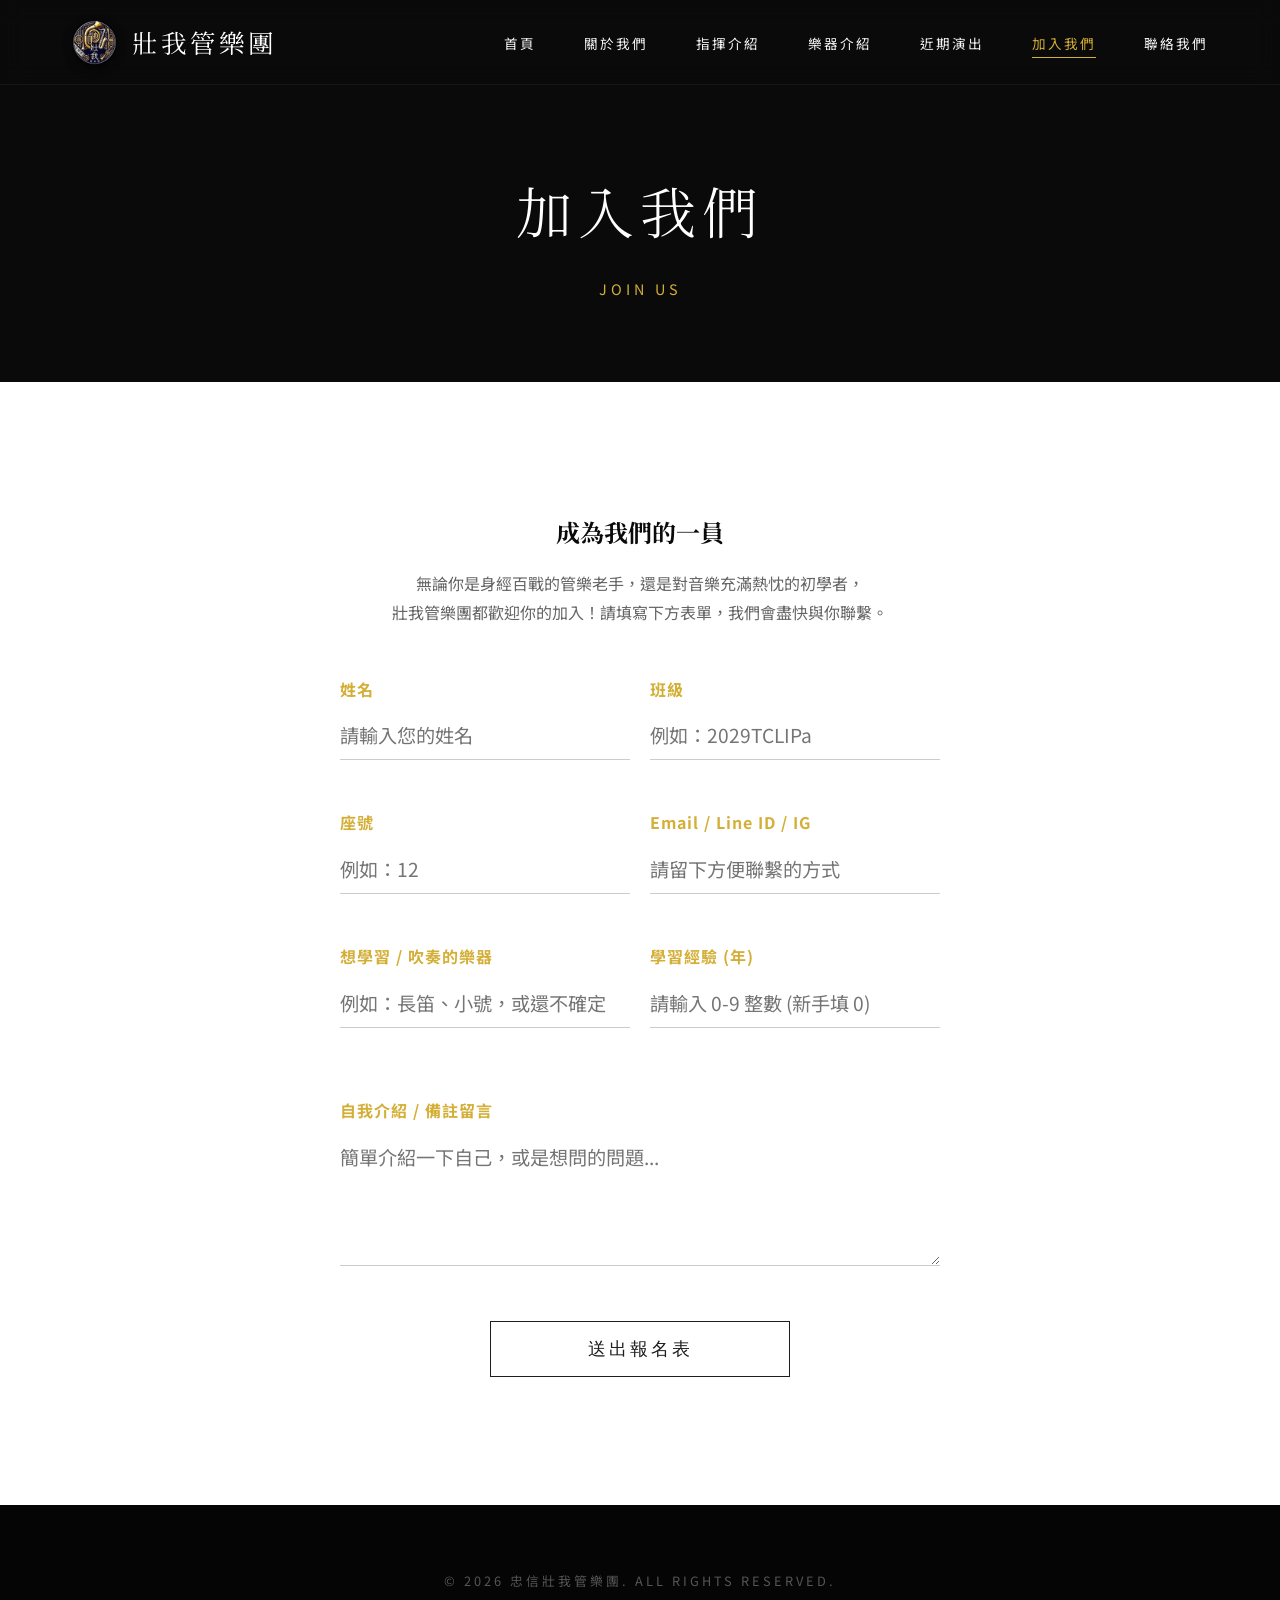
<file: join.html>
<!DOCTYPE html>
<html lang="zh-Hant">
<head>
    <meta charset="UTF-8">
    <meta name="viewport" content="width=device-width, initial-scale=1.0">
    <meta name="description" content="忠信壯我管樂團官方網站。歡迎熱愛音樂的你加入壯我！">
    <meta name="keywords" content="忠信壯我管樂團, 壯我管樂團, 忠信學校, 管樂團, 音樂班, 樂團招生, 新竹管樂">
    <title>加入我們 | 忠信壯我管樂團</title>
    <link href="https://unpkg.com/aos@2.3.1/dist/aos.css" rel="stylesheet">
    <link rel="stylesheet" href="style.css">
    <link rel="icon" href="assets/favicon.png" type="image/png">
</head>
<body>
    <nav class="navbar">
        <div class="nav-container">
            <a href="index.html" class="logo" style="display: flex; align-items: center; gap: 15px;">
                <img src="assets/main_logo.jpg" alt="Logo" style="height: 45px; width: 45px; border-radius: 50%; box-shadow: 0 4px 10px rgba(0,0,0,0.5);"> 壯我管樂團
            </a>
            <div class="menu-toggle">☰</div>
            <ul class="nav-links">
                <li><a href="index.html">首頁</a></li>
                <li><a href="about.html">關於我們</a></li>
                <li><a href="conductor.html">指揮介紹</a></li>
                <li><a href="instruments.html">樂器介紹</a></li>
                <li><a href="events.html">近期演出</a></li>
                <li><a href="join.html" class="active">加入我們</a></li>
                <li><a href="contact.html">聯絡我們</a></li>
            </ul>
        </div>
    </nav>

    <header class="page-header" data-aos="fade-in">
        <h1>加入我們</h1>
        <p>Join Us</p>
    </header>

    <section class="section bg-white">
        <div class="container-sm" style="max-width: 700px; margin: 0 auto;">
            
            <div data-aos="fade-up" style="text-align: center; margin-bottom: 3rem;">
                <h2 class="serif" style="color: var(--dark-bg); margin-bottom: 1rem;">成為我們的一員</h2>
                <p style="color: #666; line-height: 1.8;">無論你是身經百戰的管樂老手，還是對音樂充滿熱忱的初學者，<br>壯我管樂團都歡迎你的加入！請填寫下方表單，我們會盡快與你聯繫。</p>
            </div>

            <div data-aos="fade-up" data-aos-delay="100">
                <form id="join-form" class="minimal-form">
                    <div style="display: grid; grid-template-columns: 1fr 1fr; gap: 20px;">
                        <div class="form-group" style="text-align: left;">
                            <label for="name" style="display: block; margin-bottom: 8px; font-weight: bold; color: var(--accent-gold); letter-spacing: 1px;">姓名</label>
                            <input type="text" id="name" name="name" class="form-control" required placeholder="請輸入您的姓名">
                        </div>
                        <div class="form-group" style="text-align: left;">
                            <label for="class_name" style="display: block; margin-bottom: 8px; font-weight: bold; color: var(--accent-gold); letter-spacing: 1px;">班級</label>
                            <input type="text" id="class_name" name="class_name" class="form-control" required placeholder="例如：2029TCLIPa">
                        </div>
                    </div>
                    
                    <div style="display: grid; grid-template-columns: 1fr 1fr; gap: 20px;">
                        <div class="form-group" style="text-align: left;">
                            <label for="seat_number" style="display: block; margin-bottom: 8px; font-weight: bold; color: var(--accent-gold); letter-spacing: 1px;">座號</label>
                            <input type="number" id="seat_number" name="seat_number" class="form-control" required min="1" placeholder="例如：12">
                        </div>
                        <div class="form-group" style="text-align: left;">
                            <label for="contact_info" style="display: block; margin-bottom: 8px; font-weight: bold; color: var(--accent-gold); letter-spacing: 1px;">Email / Line ID / IG</label>
                            <input type="text" id="contact_info" name="contact_info" class="form-control" required placeholder="請留下方便聯繫的方式">
                        </div>
                    </div>

                    <div style="display: grid; grid-template-columns: 1fr 1fr; gap: 20px;">
                        <div class="form-group" style="text-align: left;">
                            <label for="instrument" style="display: block; margin-bottom: 8px; font-weight: bold; color: var(--accent-gold); letter-spacing: 1px;">想學習 / 吹奏的樂器</label>
                            <input type="text" id="instrument" name="instrument" class="form-control" required placeholder="例如：長笛、小號，或還不確定">
                        </div>
                        <div class="form-group" style="text-align: left;">
                            <label for="experience" style="display: block; margin-bottom: 8px; font-weight: bold; color: var(--accent-gold); letter-spacing: 1px;">學習經驗 (年)</label>
                            <input type="number" id="experience" name="experience" class="form-control" required min="0" max="9" step="1" placeholder="請輸入 0-9 整數 (新手填 0)" oninput="this.value = this.value.replace(/[^0-9]/g, '').substring(0,1)">
                        </div>
                    </div>

                    <!-- 條件顯示區域 -->
                    <div style="display: grid; grid-template-columns: 1fr 1fr; gap: 20px; margin-bottom: 20px;">
                        <div class="form-group" id="music_class_group" style="text-align: left; display: none;">
                            <label style="display: block; margin-bottom: 8px; font-weight: bold; color: var(--accent-gold); letter-spacing: 1px;">是否為音樂班 / 藝才班？</label>
                            <div style="padding: 10px 0; color: #555;">
                                <label style="margin-right: 20px; cursor: pointer;"><input type="radio" name="is_music_class" value="是"> 是</label>
                                <label style="cursor: pointer;"><input type="radio" name="is_music_class" value="否" checked> 否</label>
                            </div>
                        </div>
                        <div class="form-group" id="school_group" style="text-align: left; display: none;">
                            <label for="school_name" style="display: block; margin-bottom: 8px; font-weight: bold; color: var(--accent-gold); letter-spacing: 1px;">哪一間學校？</label>
                            <input type="text" id="school_name" name="school_name" class="form-control" placeholder="請輸入學校名稱">
                        </div>
                    </div>

                    <div class="form-group" style="text-align: left;">
                        <label for="message" style="display: block; margin-bottom: 8px; font-weight: bold; color: var(--accent-gold); letter-spacing: 1px;">自我介紹 / 備註留言</label>
                        <textarea id="message" name="message" rows="4" class="form-control" placeholder="簡單介紹一下自己，或是想問的問題..."></textarea>
                    </div>
                    <div class="submit-wrap" style="text-align: center; margin-top: 2rem;">
                        <button type="submit" class="btn" id="submit-btn" style="padding: 15px 40px; font-size: 1.1rem; width: 100%; max-width: 300px;">送出報名表</button>
                    </div>
                </form>
            </div>
        </div>
    </section>

    <footer class="footer">
        <p>&copy; 2026 忠信壯我管樂團. ALL RIGHTS RESERVED.</p>
    </footer>

    <script src="https://unpkg.com/aos@2.3.1/dist/aos.js"></script>
    <script src="script.js"></script>
    <script>
        document.addEventListener('DOMContentLoaded', function() {
            const expInput = document.getElementById('experience');
            const musicClassGroup = document.getElementById('music_class_group');
            const schoolGroup = document.getElementById('school_group');
            const musicClassRadios = document.getElementsByName('is_music_class');
            const schoolInput = document.getElementById('school_name');

            function updateForm() {
                // Because we restricted input to digits, we can safely parse int
                const years = parseInt(expInput.value) || 0;
                
                // 大於等於 3 年，顯示是否為音樂班
                if (years >= 3) {
                    musicClassGroup.style.display = 'block';
                    
                    let isMusicClass = false;
                    for (let radio of musicClassRadios) {
                        if (radio.checked && radio.value === '是') isMusicClass = true;
                    }
                    
                    // 若是音樂班，顯示學校輸入框
                    if (isMusicClass) {
                        schoolGroup.style.display = 'block';
                        schoolInput.required = true;
                    } else {
                        schoolGroup.style.display = 'none';
                        schoolInput.required = false;
                    }
                } else {
                    // 隱藏所有條件選項並重置
                    musicClassGroup.style.display = 'none';
                    schoolGroup.style.display = 'none';
                    schoolInput.required = false;
                    document.querySelector('input[name="is_music_class"][value="否"]').checked = true;
                    schoolInput.value = '';
                }
            }

            // 監聽數字輸入和選項變更
            expInput.addEventListener('input', updateForm);
            for (let radio of musicClassRadios) {
                radio.addEventListener('change', updateForm);
            }
        });
    </script>
</body>
</html>
</file>
<file: style.css>
@import url('https://fonts.googleapis.com/css2?family=Noto+Serif+TC:wght@300;400;600&family=Noto+Sans+TC:wght@300;400;500&display=swap');

:root {
    --dark-bg: #0a0a0a;
    --light-bg: #F5F5F7;
    --white: #FFFFFF;
    --accent-gold: #D4AF37;
    --text-dark: #1D1D1F;
    --text-light: #F5F5F7;
    --text-gray: #86868B;
}

* { margin: 0; padding: 0; box-sizing: border-box; }

body {
    font-family: 'Noto Sans TC', sans-serif;
    background-color: var(--light-bg);
    color: var(--text-dark);
    line-height: 1.8;
    overflow-x: hidden;
}

h1, h2, h3, h4, .logo, .serif { font-family: 'Noto Serif TC', serif; }

a { text-decoration: none; transition: all 0.3s ease; }

/* ----- Navbar (Glassmorphism) ----- */
.navbar {
    position: fixed;
    width: 100%;
    top: 0;
    z-index: 1000;
    padding: 1.2rem 0;
    /* 毛玻璃特效 */
    background: rgba(10, 10, 10, 0.6);
    backdrop-filter: blur(12px);
    -webkit-backdrop-filter: blur(12px);
    border-bottom: 1px solid rgba(255, 255, 255, 0.05);
    transition: padding 0.3s ease;
}

.nav-container {
    max-width: 1200px;
    margin: 0 auto;
    padding: 0 2rem;
    display: flex;
    justify-content: space-between;
    align-items: center;
}

.logo {
    color: var(--white);
    font-size: 1.6rem;
    letter-spacing: 3px;
}

.nav-links {
    list-style: none;
    display: flex;
    gap: 3rem;
}

.nav-links a {
    color: var(--text-light);
    font-size: 0.85rem;
    letter-spacing: 2px;
    text-transform: uppercase;
    position: relative;
}

/* Hover 底線特效 */
.nav-links a::after {
    content: '';
    position: absolute;
    width: 0;
    height: 1px;
    bottom: -5px;
    left: 50%;
    background-color: var(--accent-gold);
    transition: all 0.3s ease;
    transform: translateX(-50%);
}

.nav-links a:hover::after, .nav-links a.active::after { width: 100%; }
.nav-links a:hover, .nav-links a.active { color: var(--accent-gold); }

.menu-toggle { display: none; color: var(--white); font-size: 1.5rem; cursor: pointer; }

/* ----- Hero Section (Parallax) ----- */
.hero {
    height: 100vh;
    /* 視差滾動關鍵屬性 */
    background-attachment: fixed;
    background-position: center;
    background-repeat: no-repeat;
    background-size: cover;
    display: flex;
    align-items: center;
    justify-content: center;
    text-align: center;
    color: var(--white);
    position: relative;
}

/* 黑色遮罩 */
.hero::before {
    content: '';
    position: absolute;
    top: 0; left: 0; width: 100%; height: 100%;
    background: linear-gradient(to bottom, rgba(0,0,0,0.3) 0%, rgba(0,0,0,0.8) 100%);
}

.hero-content {
    position: relative;
    z-index: 1;
    max-width: 900px;
    padding: 0 20px;
}

.hero h1 {
    font-size: 5rem;
    letter-spacing: 12px;
    margin-bottom: 1rem;
    font-weight: 300;
    text-shadow: 0 4px 20px rgba(0,0,0,0.5);
}

.hero p {
    font-size: 1.2rem;
    letter-spacing: 5px;
    font-weight: 300;
    color: #E0E0E0;
    margin-bottom: 3rem;
}

/* 向下滾動提示 */
.scroll-indicator {
    position: absolute;
    bottom: 40px;
    left: 50%;
    transform: translateX(-50%);
    z-index: 1;
    color: var(--white);
    font-size: 0.8rem;
    letter-spacing: 2px;
    animation: bounce 2s infinite;
    opacity: 0.7;
}

@keyframes bounce {
    0%, 20%, 50%, 80%, 100% { transform: translateY(0) translateX(-50%); }
    40% { transform: translateY(-15px) translateX(-50%); }
    60% { transform: translateY(-7px) translateX(-50%); }
}

/* ----- Layout Sections ----- */
.section { padding: 8rem 2rem; }
.bg-white { background-color: var(--white); }
.bg-dark { background-color: var(--dark-bg); color: var(--white); }

.container { max-width: 1200px; margin: 0 auto; }
.container-sm { max-width: 800px; margin: 0 auto; text-align: center; }

/* 引言區塊 */
.quote-text {
    font-size: 2.2rem;
    line-height: 1.6;
    font-weight: 300;
    color: var(--dark-bg);
}

/* 圖文並排區塊 */
.split-layout {
    display: flex;
    align-items: center;
    gap: 5rem;
}

.split-img {
    flex: 1;
    position: relative;
}

.split-img img {
    width: 100%;
    border-radius: 4px;
    box-shadow: 0 20px 40px rgba(0,0,0,0.1);
    transition: transform 0.5s ease;
}

.split-img img:hover { transform: scale(1.02); }

.split-text { flex: 1; }
.split-text h2 { font-size: 2.5rem; margin-bottom: 1.5rem; letter-spacing: 2px; }
.split-text p { color: var(--text-gray); font-size: 1.1rem; margin-bottom: 2rem; text-align: justify; }

/* ----- Page Header (Inner Pages) ----- */
.page-header {
    background-color: var(--dark-bg);
    padding: 160px 20px 80px;
    text-align: center;
    color: var(--white);
}

.page-header h1 { font-size: 3.5rem; letter-spacing: 6px; font-weight: 300; }
.page-header p { color: var(--accent-gold); letter-spacing: 4px; font-size: 0.9rem; text-transform: uppercase; margin-top: 15px; }

/* ----- Buttons ----- */
.btn {
    display: inline-block;
    padding: 15px 40px;
    background: transparent;
    color: var(--text-dark);
    border: 1px solid var(--text-dark);
    font-size: 0.9rem;
    letter-spacing: 3px;
    text-transform: uppercase;
    position: relative;
    overflow: hidden;
    z-index: 1;
}

.btn::before {
    content: '';
    position: absolute;
    top: 0; left: -100%; width: 100%; height: 100%;
    background-color: var(--text-dark);
    transition: all 0.4s ease;
    z-index: -1;
}

.btn:hover { color: var(--white); }
.btn:hover::before { left: 0; }

.btn-light { border-color: var(--white); color: var(--white); }
.btn-light::before { background-color: var(--white); }
.btn-light:hover { color: var(--dark-bg); }

/* ----- Minimal Form ----- */
.minimal-form { max-width: 600px; margin: 0 auto; text-align: left; }
.form-group { margin-bottom: 3rem; }
.form-control {
    width: 100%; padding: 10px 0; border: none; border-bottom: 1px solid #CCC;
    background: transparent; font-size: 1.2rem; font-family: inherit; transition: border-color 0.3s;
}
.form-control:focus { outline: none; border-color: var(--accent-gold); }
.submit-wrap { text-align: center; margin-top: 4rem; }
.form-status { margin-top: 20px; font-size: 1rem; letter-spacing: 1px; }

/* ----- Events List ----- */
.event-item {
    display: flex; padding: 3rem 0; border-bottom: 1px solid #E5E5E5; align-items: center; transition: background 0.3s;
}
.event-item:hover { background-color: var(--white); padding-left: 20px; padding-right: 20px; border-radius: 8px;}
.event-date { flex: 0 0 120px; }
.event-date .day { font-size: 3.5rem; font-family: 'Noto Serif TC', serif; line-height: 1; }
.event-date .month { font-size: 0.9rem; color: var(--accent-gold); letter-spacing: 3px; text-transform: uppercase; margin-top: 10px; display: block; }
.event-details { flex: 1; }
.event-details h3 { font-size: 1.6rem; font-weight: 400; margin-bottom: 5px; }

/* ----- Footer ----- */
.footer { background-color: #050505; color: #555; text-align: center; padding: 4rem 2rem; font-size: 0.8rem; letter-spacing: 3px; }

/* ----- Responsive ----- */
@media (max-width: 768px) {
    .menu-toggle { display: block; }
    .nav-links {
        display: none; flex-direction: column; width: 100%; position: absolute;
        top: 100%; left: 0; background: rgba(10,10,10,0.95); padding: 2rem 0; text-align: center;
    }
    .nav-links.active { display: flex; }
    .hero h1 { font-size: 3rem; letter-spacing: 6px; }
    .split-layout { flex-direction: column; gap: 3rem; }
    .event-item { flex-direction: column; align-items: flex-start; }
    .event-item:hover { padding-left: 0; }
    .event-details { margin-top: 1rem; }
}

/* Instagram Button */
.ig-btn {
    display: inline-flex;
    align-items: center;
    justify-content: center;
    background: linear-gradient(45deg, #f09433 0%, #e6683c 25%, #dc2743 50%, #cc2366 75%, #bc1888 100%);
    color: white;
    padding: 12px 25px;
    border-radius: 50px;
    text-decoration: none;
    font-weight: bold;
    transition: transform 0.3s ease, box-shadow 0.3s ease;
    margin-top: 15px;
}
.ig-btn:hover {
    transform: translateY(-3px);
    box-shadow: 0 10px 20px rgba(220, 39, 67, 0.3);
    color: white;
}
</file>
